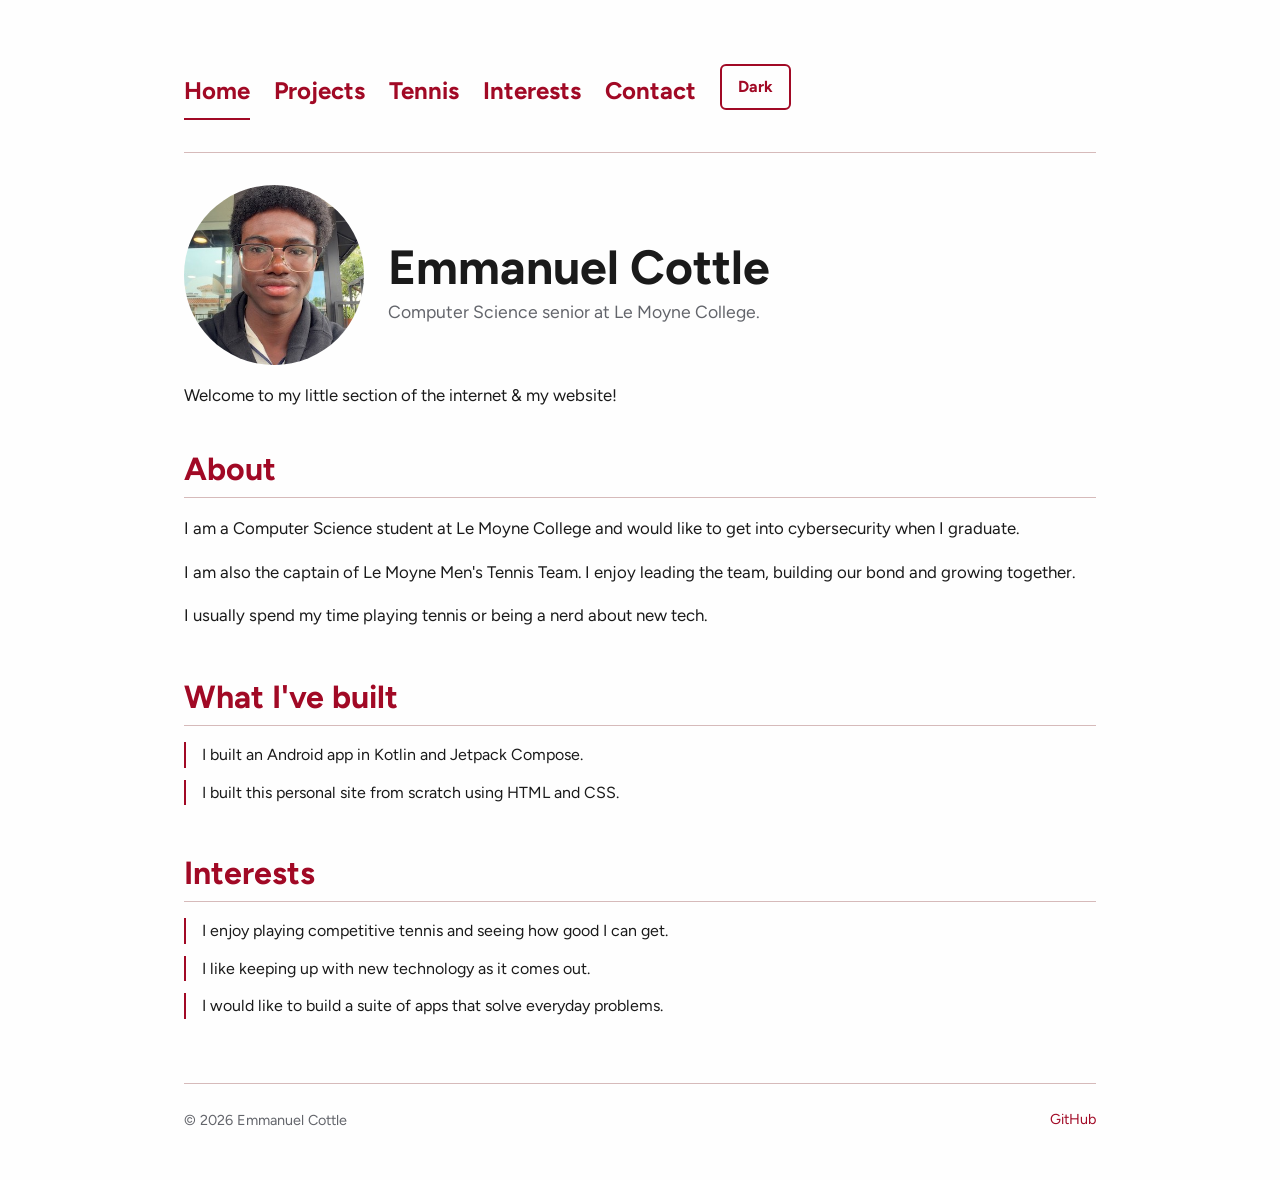
<file: index.html>
<!DOCTYPE html>
<html lang="en">

<head>
    <meta charset="UTF-8">
    <meta name="viewport" content="width=device-width, initial-scale=1.0">
    <title>Emmanuel Cottle</title>
    <!-- Class 12 · Step 1: a typeface I chose -->
    <link rel="preconnect" href="https://fonts.googleapis.com">
    <link rel="preconnect" href="https://fonts.gstatic.com" crossorigin>
    <link href="https://fonts.googleapis.com/css2?family=Figtree:wght@400;700&display=swap" rel="stylesheet">
    <link rel="stylesheet" href="styles.css">
    <!-- Class 15: Step 1: my third file -->
    <script src="script.js" defer></script>


</head>

<body>
    <!-- Class 13 · Step 2: navigation -->
    <nav>
        <ul>
            <li><a href="index.html" class ="current">Home</a></li>
            <li><a href="projects.html">Projects</a></li>
            <li><a href="tennis.html">Tennis</a></li>
            <li><a href="interests.html" >Interests</a></li>
            <!-- Class 16 · Step 1: the contact link -->
            <li><a href="contact.html">Contact</a></li> 
            <!-- Lab 15 · Task 1: the theme button -->
            <li><button id="theme-toggle" type="button">Dark</button></li>
        </ul>
    </nav>
    <!-- Class 11 · Step 2: the page -->
    <!-- Lab 12 · Task 1: group the text so it stacks beside the photo -->
    <header>
        <!-- Class 12 · Step 3: an image -->
        <img src="images/me.jpg" alt="Portrait of Emmanuel Cottle" class="portrait">
        <div>
            <h1>Emmanuel Cottle</h1>
            <p>Computer Science senior at Le Moyne College.</p>
        </div>
    </header>

    <main>
        <p>Welcome to my little section of the internet &amp; my website!</p>

        <section>
            <h2>About</h2>
            <p>I am a Computer Science student at Le Moyne College and would like to get into cybersecurity when I graduate.</p>
            <p>I am also the captain of Le Moyne Men's Tennis Team. I enjoy leading the team, building our bond and growing together.</p>
            <p>I usually spend my time playing tennis or being a nerd about new tech.</p>
           
        </section>

        <section>
            <h2>What I've built</h2>
            <ul>
                <li>I built an Android app in Kotlin and Jetpack Compose.</li>
                <li>I built this personal site from scratch using HTML and CSS.</li>
            </ul>
        </section>

        <!-- Lab 11 · Task 2: a third section -->
        <section>
            <h2>Interests</h2>
            <ul>
                <li>I enjoy playing competitive tennis and seeing how good I can get.</li>
                <li>I like keeping up with new technology as it comes out.</li>
                <li>I would like to build a suite of apps that solve everyday problems.</li>
            </ul>
        </section>
    </main>

    <!-- Lab 12 · Task 3: two things in the footer -->
    <footer>
        <p>&copy; 2026 Emmanuel Cottle</p>
        <!-- Lab 11 · Task 3: a link off my page -->
        <a href="https://github.com/Solarrayplayz" target="_blank" rel="noopener">GitHub</a>
        <!-- Class 15: Step 2: the year, written by Javascript -->
    </footer>
</body> 

</html>
</file>
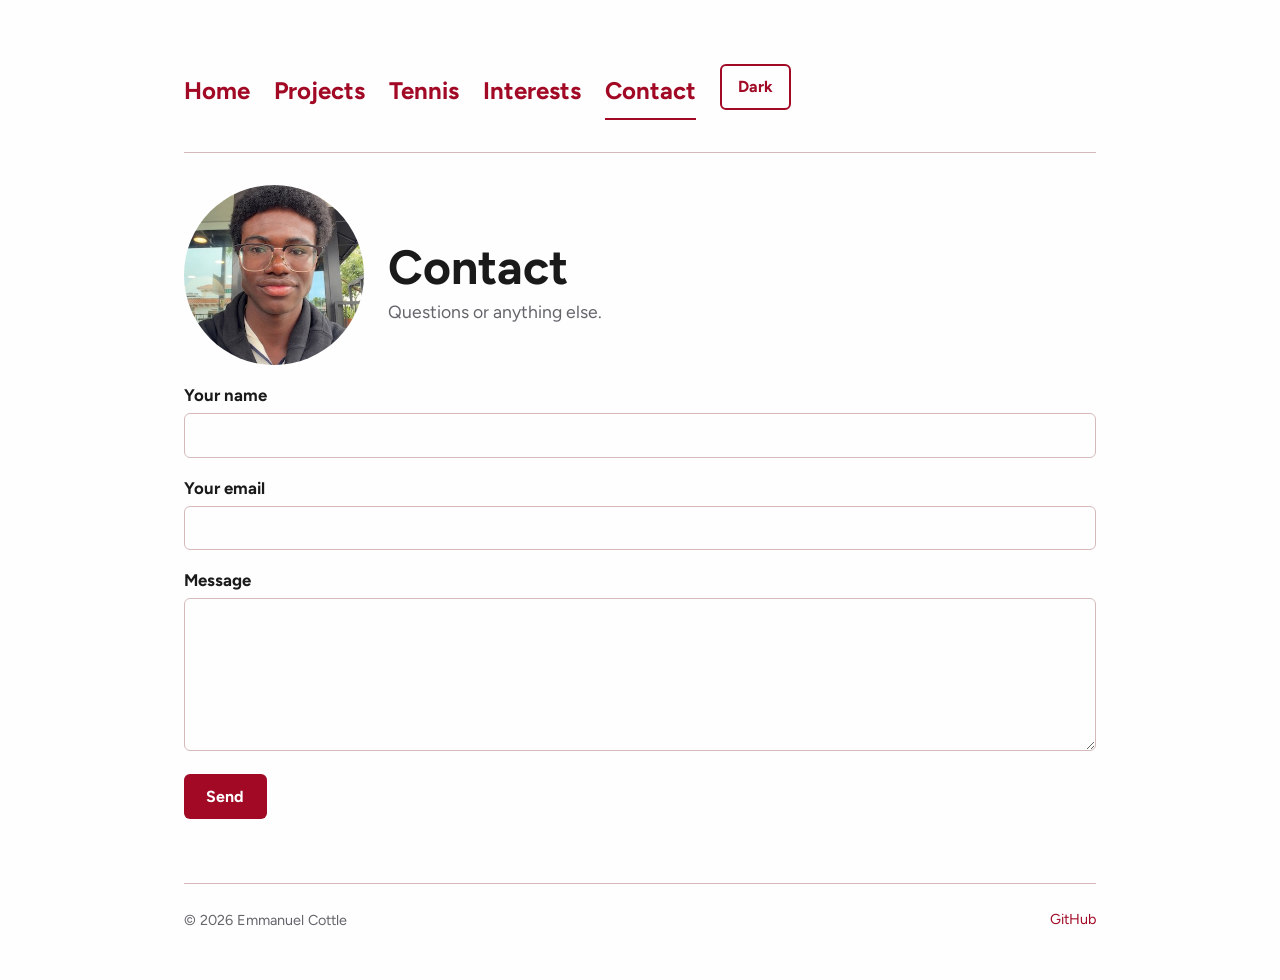
<file: contact.html>
<!DOCTYPE html>
<html lang="en">

<head>
    <meta charset="UTF-8">
    <meta name="viewport" content="width=device-width, initial-scale=1.0">
    <!-- Class 16 · Step 1: my contact page -->
    <title>Contact · Emmanuel Cottle</title>
    <link rel="preconnect" href="https://fonts.googleapis.com">
    <link rel="preconnect" href="https://fonts.gstatic.com" crossorigin>
    <link href="https://fonts.googleapis.com/css2?family=Figtree:wght@400;700&display=swap" rel="stylesheet">
    <link rel="stylesheet" href="styles.css">
    <script src="script.js" defer></script>
</head>

<body>
    <nav>
        <ul>
            <li><a href="index.html">Home</a></li>
            <li><a href="projects.html">Projects</a></li>
            <li><a href="tennis.html">Tennis</a></li>
            <li><a href="interests.html">Interests</a></li>
            <li><a href="contact.html" class="current">Contact</a></li>
            <li><button id="theme-toggle" type="button">Dark</button></li>
        </ul>
    </nav>

    <header>
        <img src="images/me.jpg" alt="Portrait of Emmanuel Cottle" class="portrait">
        <div class="header-text">
            <h1>Contact</h1>
            <p>Questions or anything else.</p>
        </div>
    </header>
    <main>
        <!-- Class 16 · Step 2: a form -->
        <!-- Class 18 Step 1 : Let Netlify handle the submission -->
        <form id="contact-form" name="contact" method="POST" action="/thanks.html" data-netlify="true" netlify-honeypot="bot-field">
            <p class="hidden-field"> 
                <label>Leave this empty: <input name="bot-field" type="text"></label>
            </p>


            <p>
                <label for="name">Your name</label>
                <input id="name" name="name" type="text" required>
            </p>
            <p>
                <label for="email">Your email</label>
                <input id="email" name="email" type="email" required>
            </p>
            <p>
                <label for="message">Message</label>
                <textarea id="message" name="message" rows="5" required></textarea>
            </p>
            <button type="submit">Send</button>
        </form>
        <p id="form-status" role="status"></p>
    </main>

    <footer>
        <p>&copy; <span id="year"></span> Emmanuel Cottle</p>
        <a href="https://github.com/Solarrayplayz" target="_blank" rel="noopener">GitHub</a>
    </footer>
</body>

</html>
</file>
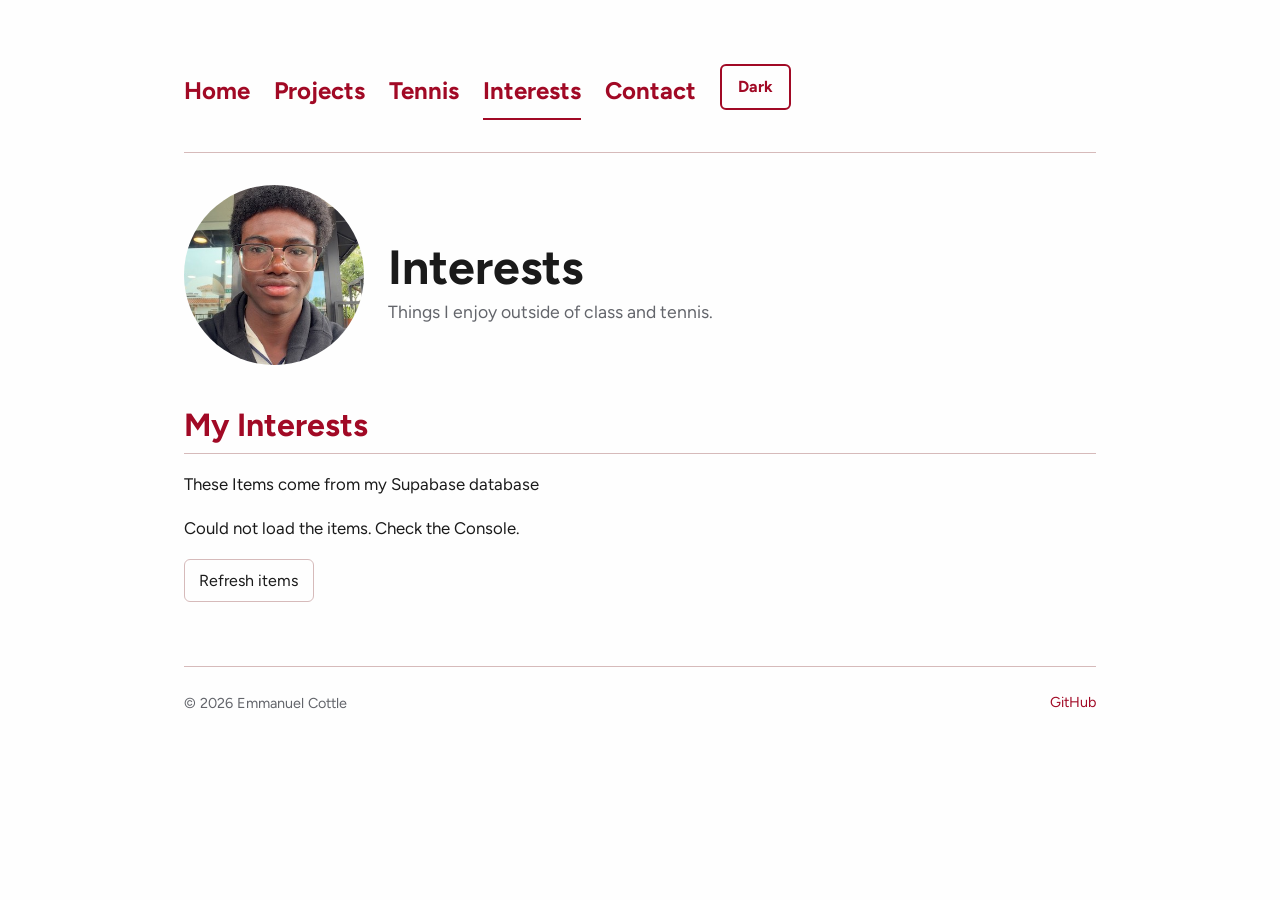
<file: interests.html>
<!DOCTYPE html>
<html lang="en">

<head>
    <meta charset="UTF-8">
    <meta name="viewport" content="width=device-width, initial-scale=1.0">
    
    <!-- Class 13 · Step 1: my second page -->
    <title>Interests · Emmanuel Cottle</title>

    <!-- Class 12 · Step 1: a typeface I chose -->
    <link rel="preconnect" href="https://fonts.googleapis.com">
    <link rel="preconnect" href="https://fonts.gstatic.com" crossorigin>
    <link href="https://fonts.googleapis.com/css2?family=Figtree:wght@400;700&display=swap" rel="stylesheet">
    <link rel="stylesheet" href="styles.css">
    <!-- Lab 15 · Task 1: my third file -->
    <script src="script.js" defer></script>
    <!-- Class 20: Step 2: API connection, then API page -->
    <script src="config.js" defer></script>
    <script src="interests.js" defer></script>
</head>

<body>
    <!-- Class 13 · Step 2: navigation -->
    <nav>
        <ul>
            <li><a href="index.html">Home</a></li>
            <li><a href="projects.html">Projects</a></li>
            <li><a href="tennis.html">Tennis</a></li>
            <li><a href="interests.html" class="current">Interests</a></li>
            <!-- Class 16 · Step 1: the contact link -->
            <li><a href="contact.html">Contact</a></li>
            <!-- Lab 15 · Task 1: the theme button -->
            <li><button id="theme-toggle" type="button">Dark</button></li>
        </ul>
    </nav>
    <!-- Class 11 · Step 2: the page -->
    <!-- Lab 12 · Task 1: group the text so it stacks beside the photo -->
    <header>
        <!-- Class 12 · Step 3: an image -->
        <img src="images/me.jpg" alt="Portrait of Emmanuel Cottle" class="portrait">
        <div class="header-text">
            <h1>Interests</h1>
            <!-- Lab 15 · Task 5: the project count is written by JavaScript -->
            <p>Things I enjoy outside of class and tennis. <span id="project-count" hidden></span></p>
        </div>
    </header>

    <main>
        <!--Class 20: Step 1: add inside the existing <main> on interests.hmtl -->
        <section class="interests-section">
        <h2> My Interests</h2>
        <p> These Items come from my Supabase database </p>
        <p id="showcase-status" role="status"> Waiting to load...</p>
        <p id="showcase-count"></p>
        <!-- Lab 20 · Task 2: ask the API again -->
        <button id="showcase-refresh" type="button">Refresh items</button>
        <div id="showcase-grid" class="showcase-grid"></div>
        </section>
    
    </main>

    <!-- Lab 12 · Task 3: two things in the footer -->
    <footer>
        <!-- Lab 15 · Task 1: the year, written by JavaScript -->
        <p>&copy; <span id="year"></span> Emmanuel Cottle</p>
        <!-- Lab 11 · Task 3: a link off my page -->
        <a href="https://github.com/Solarrayplayz" target="_blank" rel="noopener">GitHub</a>
    </footer>
</body> 

</html>
</file>
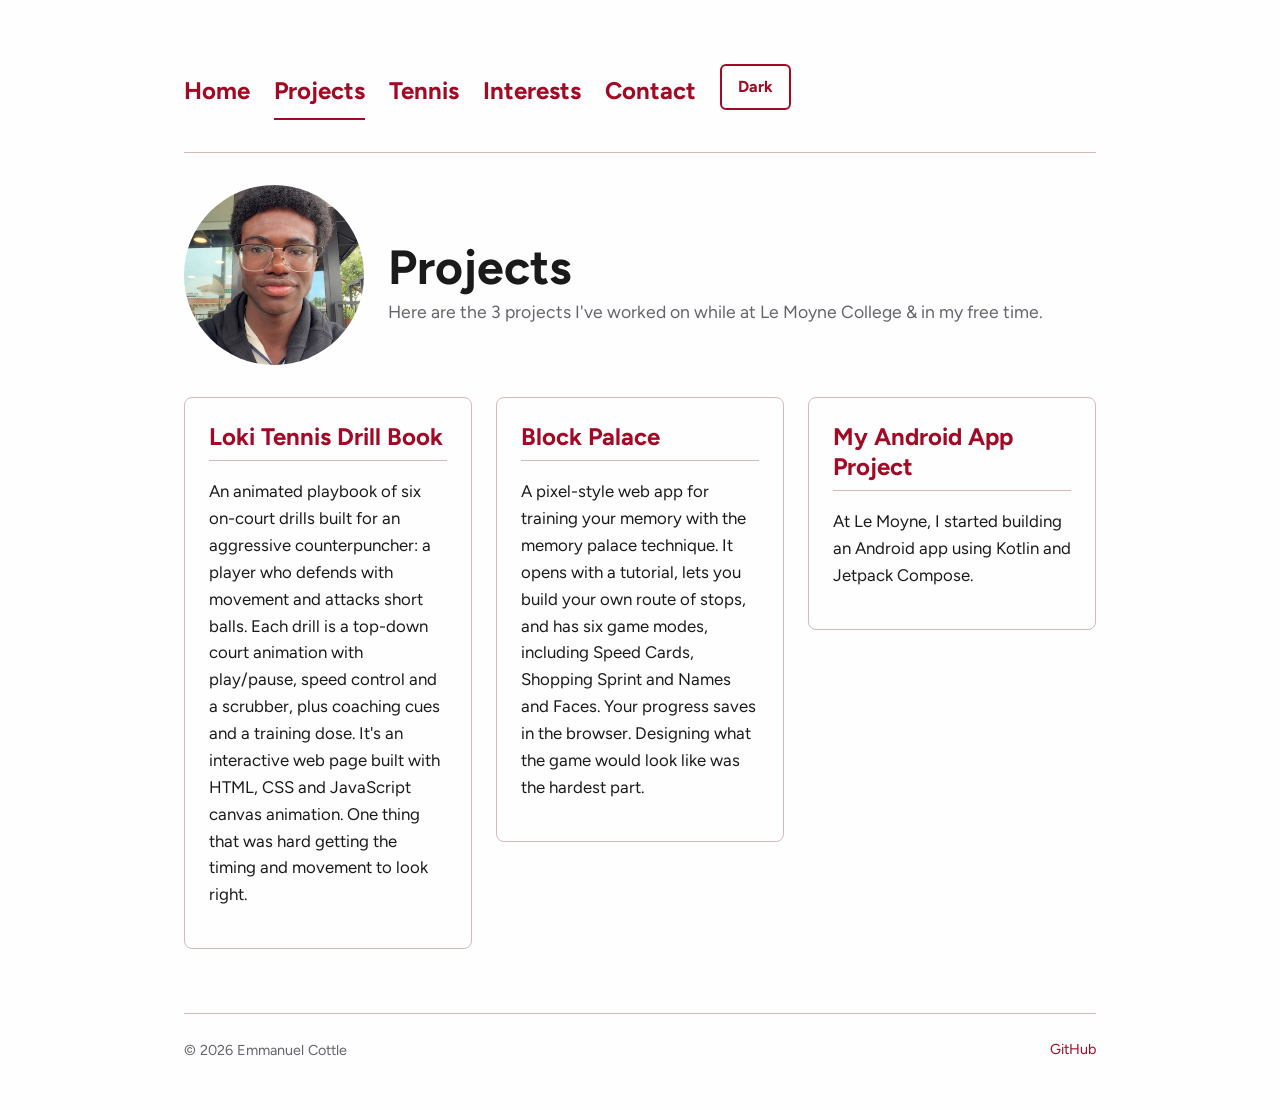
<file: projects.html>
<!DOCTYPE html>
<html lang="en">

<head>
    <meta charset="UTF-8">
    <meta name="viewport" content="width=device-width, initial-scale=1.0">
    
    <!-- Class 13 · Step 1: my second page -->
    <title>Projects · Emmanuel Cottle</title>

    <!-- Class 12 · Step 1: a typeface I chose -->
    <link rel="preconnect" href="https://fonts.googleapis.com">
    <link rel="preconnect" href="https://fonts.gstatic.com" crossorigin>
    <link href="https://fonts.googleapis.com/css2?family=Figtree:wght@400;700&display=swap" rel="stylesheet">
    <link rel="stylesheet" href="styles.css">
    <!-- Lab 15 · Task 1: my third file -->
    <script src="script.js" defer></script>
</head>

<body>
    <!-- Class 13 · Step 2: navigation -->
    <nav>
        <ul>
            <li><a href="index.html">Home</a></li>
            <li><a href="projects.html" class="current">Projects</a></li>
            <li><a href="tennis.html">Tennis</a></li>
            <li><a href="interests.html">Interests</a></li>
            <!-- Class 16 · Step 1: the contact link -->
            <li><a href="contact.html">Contact</a></li>
            <!-- Lab 15 · Task 1: the theme button -->
            <li><button id="theme-toggle" type="button">Dark</button></li>
        </ul>
    </nav>
    <!-- Class 11 · Step 2: the page -->
    <!-- Lab 12 · Task 1: group the text so it stacks beside the photo -->
    <header>
        <!-- Class 12 · Step 3: an image -->
        <img src="images/me.jpg" alt="Portrait of Emmanuel Cottle" class="portrait">
        <div class="header-text">
            <h1>Projects</h1>
            <!-- Lab 15 · Task 5: the project count is written by JavaScript -->
            <p>Here are the <span id="project-count"></span> projects I've worked on while at Le Moyne College &amp; in my free time.</p>
        </div>
    </header>

    <main class="projects-main">
        <!-- Class 14 · Step 1: a row of cards -->
        <div class="cards">
            <section class="card">
                <h2>Loki Tennis Drill Book</h2>
                <p>An animated playbook of six on-court drills built for an aggressive
                   counterpuncher: a player who defends with movement and attacks short balls.
                   Each drill is a top-down court animation with play/pause, speed control and
                   a scrubber, plus coaching cues and a training dose. It's an interactive web
                   page built with HTML, CSS and JavaScript canvas animation.
                   One thing that was hard getting the timing and movement to look right.</p>
            </section>
            <section class="card">
                <h2>Block Palace</h2>
                <p>A pixel-style web app for training your memory with the memory palace
                   technique. It opens with a tutorial, lets you build your own route
                   of stops, and has six game modes, including Speed Cards, Shopping Sprint and
                   Names and Faces. Your progress saves in the browser.
                   Designing what the game would look like was the hardest part.</p>
            </section>
            <section class="card">
                <h2>My Android App Project</h2>
                <p>At Le Moyne, I started building an Android app using Kotlin and Jetpack Compose.</p>
            </section>
        </div>
    </main>

    <!-- Lab 12 · Task 3: two things in the footer -->
    <footer>
        <!-- Lab 15 · Task 1: the year, written by JavaScript -->
        <p>&copy; <span id="year"></span> Emmanuel Cottle</p>
        <!-- Lab 11 · Task 3: a link off my page -->
        <a href="https://github.com/Solarrayplayz" target="_blank" rel="noopener">GitHub</a>
    </footer>
</body> 

</html>
</file>
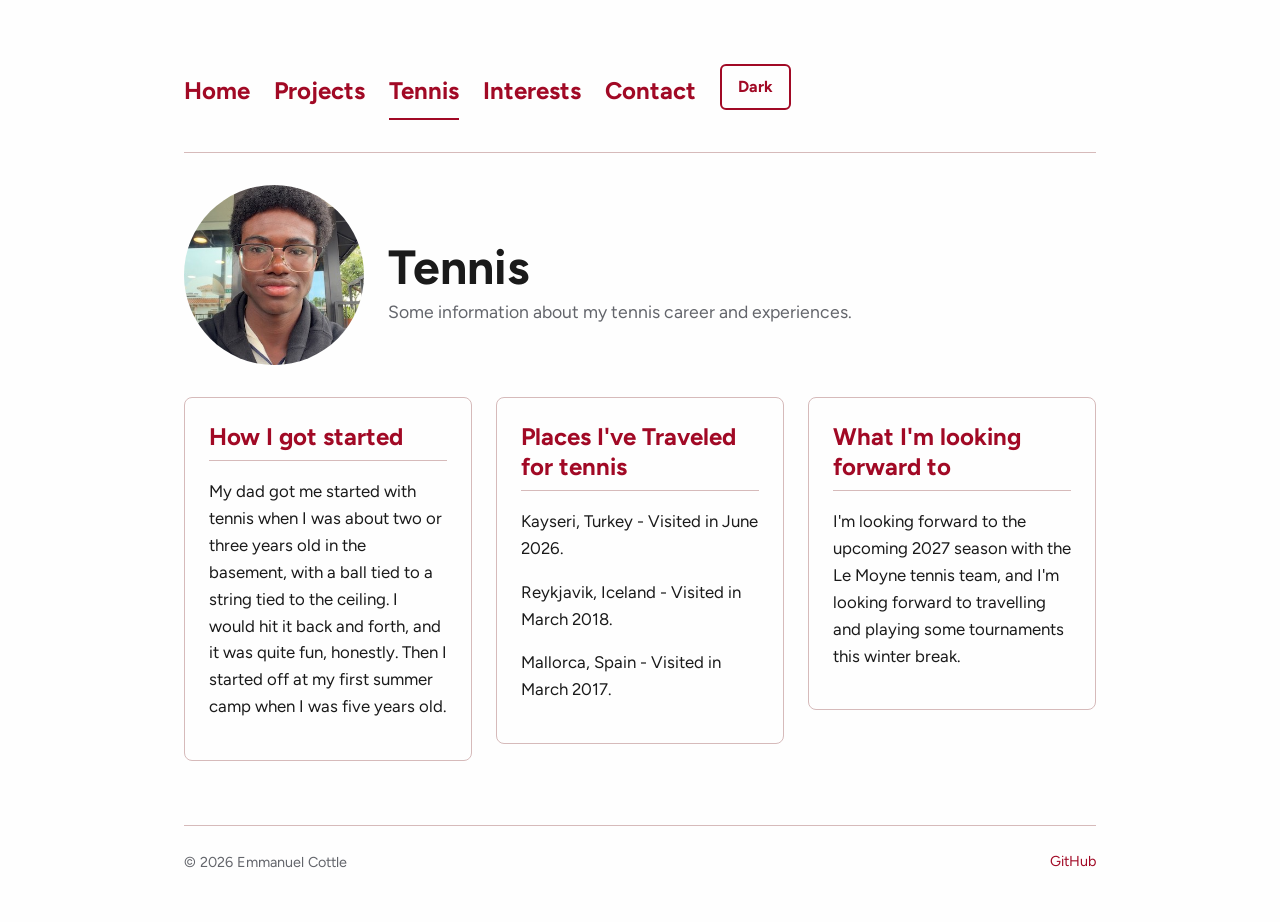
<file: tennis.html>
<!DOCTYPE html>
<html lang="en">

<head>
    <meta charset="UTF-8">
    <meta name="viewport" content="width=device-width, initial-scale=1.0">
    
    <!-- Lab 13 · Task 2: my third page -->
    <title>Tennis · Emmanuel Cottle</title>
    
    <!-- Class 12 · Step 1: a typeface I chose -->
    <link rel="preconnect" href="https://fonts.googleapis.com">
    <link rel="preconnect" href="https://fonts.gstatic.com" crossorigin>
    <link href="https://fonts.googleapis.com/css2?family=Figtree:wght@400;700&display=swap" rel="stylesheet">
    <link rel="stylesheet" href="styles.css">
    <!-- Lab 15 · Task 1: my third file -->
    <script src="script.js" defer></script>
</head>

<body>
    <!-- Class 13 · Step 2: navigation -->
    <nav>
        <ul>
            <li><a href="index.html">Home</a></li>
            <li><a href="projects.html">Projects</a></li> 
            <!-- Lab 13 · Task 3: Adding nav to third page -->
            <li><a href="tennis.html" class="current">Tennis</a></li>
            <li><a href="interests.html">Interests</a></li>
            <!-- Class 16 · Step 1: the contact link -->
            <li><a href="contact.html">Contact</a></li>
            <!-- Lab 15 · Task 1: the theme button -->
            <li><button id="theme-toggle" type="button">Dark</button></li>
        </ul>
    </nav>
    <!-- Class 11 · Step 2: the page -->
    <!-- Lab 12 · Task 1: group the text so it stacks beside the photo -->
    <header>
        <!-- Class 12 · Step 3: an image -->
        <img src="images/me.jpg" alt="Portrait of Emmanuel Cottle" class="portrait">
        <div class="header-text">
            <h1>Tennis</h1>
            <p>Some information about my tennis career and experiences.</p>
        </div>
    </header>

    <main class="tennis-main">
    <!-- Lab 14 · Task 3: cards on my tennis page -->
    <div class="cards">
        <section class="card">
            <h2>How I got started</h2>
            <p>My dad got me started with tennis when I was about two or three years old in the basement, with a ball tied to a string tied to the ceiling. 
                I would hit it back and forth, and it was quite fun, honestly. 
                Then I started off at my first summer camp when I was five years old.</p>
        </section>    
         <section class="card">
            <h2>Places I've Traveled for tennis</h2>
            <p>Kayseri, Turkey - Visited in June 2026. </p>
            <p>Reykjavik, Iceland - Visited in March 2018.</p>
            <p>Mallorca, Spain - Visited in March 2017.</p>
         </section> 
         <section class="card">
            <h2>What I'm looking forward to</h2>
            <p>I'm looking forward to the upcoming 2027 season with the Le Moyne tennis team, 
               and I'm looking forward to travelling and playing some tournaments this winter break.</p>
        </section>
    </div>   
    </main>

    <!-- Lab 12 · Task 3: two things in the footer -->
    <footer>
        <!-- Lab 15 · Task 1: the year, written by JavaScript -->
        <p>&copy; <span id="year"></span> Emmanuel Cottle</p>
        <!-- Lab 11 · Task 3: a link off my page -->
        <a href="https://github.com/Solarrayplayz" target="_blank" rel="noopener">GitHub</a>
    </footer>
</body> 

</html>
</file>
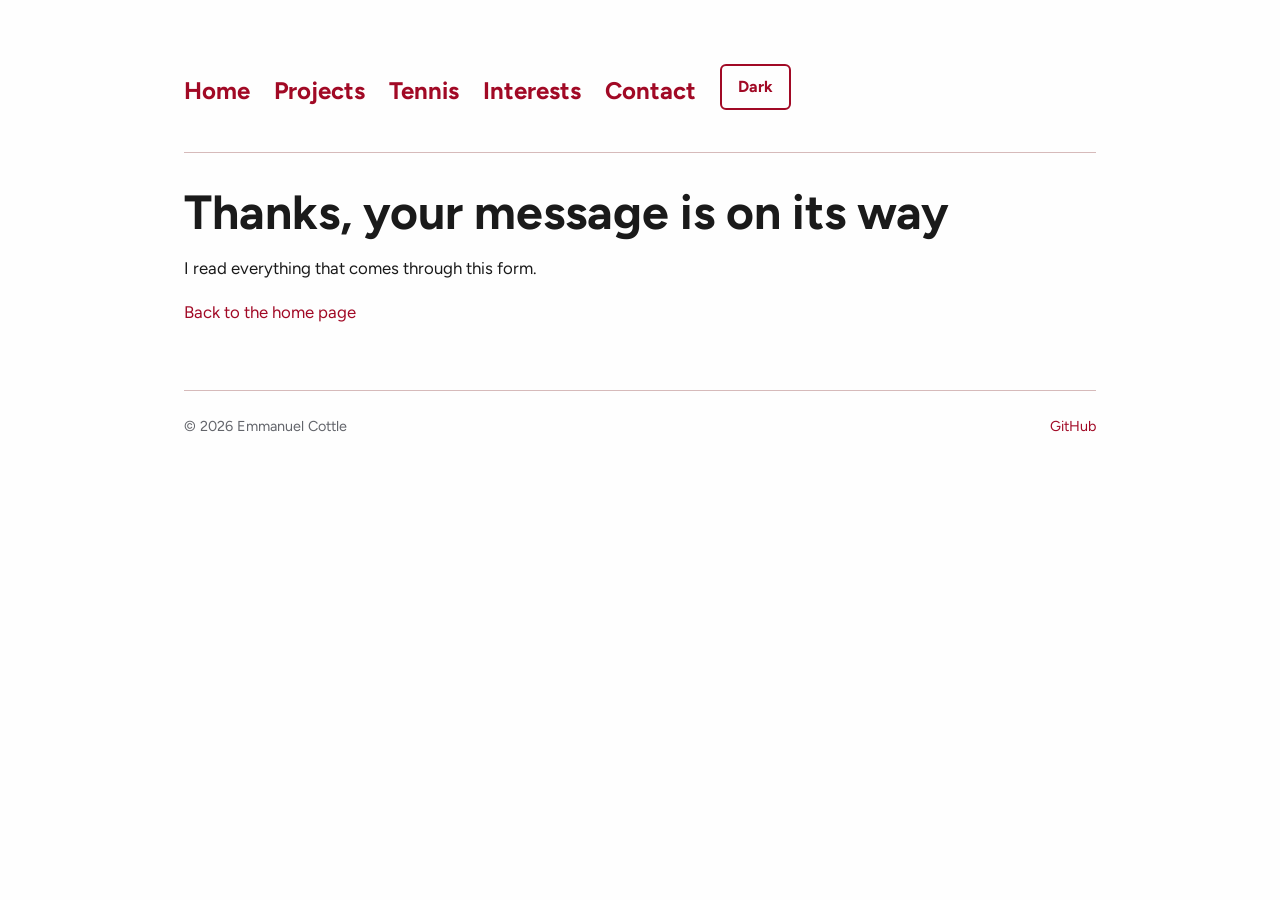
<file: thanks.html>
<!DOCTYPE html>
<html lang="en">

<head>
    <meta charset="UTF-8">
    <meta name="viewport" content="width=device-width, initial-scale=1.0">

    <!-- Lab 18: Task 2: thanks page -->
    <title>Thanks · Emmanuel Cottle</title>

    <link rel="preconnect" href="https://fonts.googleapis.com">
    <link rel="preconnect" href="https://fonts.gstatic.com" crossorigin>
    <link href="https://fonts.googleapis.com/css2?family=Figtree:wght@400;700&display=swap" rel="stylesheet">
    <link rel="stylesheet" href="/styles.css">
    <script src="/script.js" defer></script>
</head>

<body>
    <nav>
        <ul>
            <li><a href="/index.html">Home</a></li>
            <li><a href="/projects.html">Projects</a></li>
            <li><a href="/tennis.html">Tennis</a></li>
            <li><a href="/interests.html">Interests</a></li>
            <li><a href="/contact.html">Contact</a></li>
            <li><button id="theme-toggle" type="button">Dark</button></li>
        </ul>
    </nav>

    <!-- Lab 18: Task 2: where the form lands -->
    <main>
        <h1>Thanks, your message is on its way</h1>
        <p>I read everything that comes through this form.</p>
        <p><a href="/index.html">Back to the home page</a></p>
    </main>

    <footer>
        <p>&copy; <span id="year"></span> Emmanuel Cottle</p>
        <a href="https://github.com/Solarrayplayz" target="_blank" rel="noopener">GitHub</a>
    </footer>
</body>

</html>
</file>
<file: styles.css>
/* Class 16 · Step 3: padding counts inside the width */
* {
    box-sizing: border-box;
}

/* Class 11 · Step 4: the basics */
:root {
    --text: #1a1a1a;
    --text-muted: #63656b;
    --accent: #a10925;
/* <!-- Lab 17 · Task 3: something I can see -->. Blinding users who visit my page for the love of the game */
    --background: #fefefe;
    --border: #d6baba;
} 

body {
    font-family: "Figtree", system-ui, -apple-system, "Segoe UI", sans-serif;
    color: var(--text);
    background: var(--background);
    line-height: 1.6;
    max-width: 42rem;
    margin: 0 auto;
    padding: 3rem 1.5rem;
}

/* Lab 12 · Task 1: header side by side */
/* Lab 12 · Task 4: let the header stack when there isn't room */
header {    
    display: flex;
    align-items: center;
    gap: 1.5rem;
    flex-wrap: wrap;
}

h1 {
    font-size: 3rem; /* Class 12 · Step 2: my own scale */
    line-height: 1.1;
    margin-bottom: 0.25rem;
}

header p {
    color: var(--text-muted);
    font-size: 1.1rem;
    margin-top: 0;
}

h2 {
    font-size: 2rem;
    line-height: 1.25;
    color: var(--accent);
    margin-top: 2.5rem;
    margin-bottom: 1rem;
    border-bottom: 1px solid var(--border);
    padding-bottom: 0.5rem;
}

p {
    font-size: 1.05rem;
    margin-bottom: 1rem;
}

footer p {
    margin: 0;
    font-size: inherit;
}

/* Lab 11 · Task 4: links */
a {
    color: var(--accent);
    text-decoration: none;
    border-bottom: 1px solid transparent;
}

a:hover { border-bottom-color: var(--accent); }

.portrait {
    width: 180px;
    height: 180px;
    object-fit: cover;
    border-radius: 50%;
}

/* Class 12 · Step 4: spacing on purpose */
section { margin-bottom: 3rem; }

/* Lab 12 · Task 2: list without bullets */
ul {
    list-style: none;
    padding-left: 0;
}

li {
    margin-bottom: 0.75rem;
    padding-left: 1rem;
    border-left: 2px solid var(--accent);
}

/* Class 13 · Step 3: the nav bar */
/* Lab 14 · Task 5: bigger tap targets for the nav */

nav a {
    display: inline-block;
    font-size: 1.5rem;
    text-decoration: none;
    font-weight: 700;
    padding: 0.5rem 0; 
    border-bottom: 2px solid transparent;
}

nav a:hover {
    border-bottom-color: var(--accent);
}

/* Lab 13 · Task 1: which page am I on */
nav a.current {
    border-bottom-color: var(--accent);
    color: var(--accent);
}

/* Class 13 · Step 3: nav as a row */
/* Lab 14 · Task 1: the nav stacks on narrow screens */
nav ul {
    display: flex;
    flex-direction: column;
    gap: 0.5rem;
    list-style: none;
    padding-left: 0;
    margin-bottom: 0;
}

@media (min-width: 40rem) {
    nav ul {
        flex-direction: row;
        gap: 1.5rem;
    }
}

@media (min-width: 40rem) {
    nav ul {
        flex-direction: row;
        gap: 1.5rem;
    }
}

nav li {
    margin-bottom: 0;
    padding-left: 0;
    border-left: none;
}

/* Lab 13 · Task 4: separate the bar from the header */

nav {
    margin-bottom: 1rem;
    border-bottom: 1px solid var(--border);
    padding-bottom: 1rem;
}

/* Lab 14 · Task 5: less space under the nav on phones */
@media (min-width: 40rem) {
    nav {
        margin-bottom: 2rem;
        padding-bottom: 2rem;
    }
}

/* Lab 13 · Task 5: keyboard focus outline */
nav a:focus-visible {
       outline: 2px solid var(--accent);
       outline-offset: 4px;
   }


/* Class 14 · Step 3: stack by default */
.cards {
    display: flex;
    flex-direction: column;
    gap: 1.5rem;
    justify-content: space-between;
    align-items: flex-start;

    
}

.card {
    flex: 1;
    padding: 1.5rem;
    border: 1px solid var(--border);
    border-radius: 8px;
    margin-bottom: 0;
}

.card h2 {
    margin-top: 0;
    font-size: 1.5rem;
}

/* Class 14 · Step 3: a row when there's room */
@media (min-width: 40rem) {
    .cards {
        flex-direction: row;
    }
}

/* Lab 12 · Task 3: footer */
/* Lab 14 · Task 4: footer stacks on narrow screens */
footer {
    margin-top: 4rem;
    color: var(--text-muted);
    font-size: 0.9rem;
    border-top: 1px solid var(--border);
    padding-top: 1.5rem;
    display: flex;
    flex-direction: column;
    gap: 0.5rem;
    align-items: center;
}

@media (min-width: 40rem) {
    footer {
        flex-direction: row;
        justify-content: space-between;
    }
}

/* Lab 14 · extra: space between the header photo and the cards (tennis and projects pages) */
.tennis-main,
.projects-main {
    margin-top: 2rem;
}

/* Lab 14 · Task 6: second breakpoint, widen the page on big monitors */
@media (min-width: 64rem) {
    body {
        max-width: 60rem;
    }
}

body.dark {
    --text: white;
    --text-muted: silver;
    --accent: skyblue;
    --background: rgb(0, 0, 0);
    --border: dimgray;
}

/* Class 16 · Step 3: the form */
form label { display: block; font-weight: 700; margin-bottom: 0.25rem; }
form input, form textarea {
    font: inherit; width: 100%; padding: 0.5rem;
    border: 1px solid var(--border); border-radius: 6px;
    background: var(--background); color: var(--text);
}
form input:focus, form textarea:focus { outline: 2px solid var(--accent); outline-offset: 1px; }
form button {
    font: inherit; font-weight: 700; color: var(--background);
    background: var(--accent); border: none; border-radius: 6px;
    padding: 0.6rem 1.4rem; cursor: pointer;
}
#form-status { font-weight: 700; color: var(--accent); }

/* Lab 16 · Task 1: the error state */
#form-status.error { color: var(--error); }

/* Lab 16 · Task 3: theme button matches the nav and is easy to tap */
nav button {
    font: inherit;
    font-weight: 700;
    color: var(--accent);
    background: transparent;
    border: 2px solid var(--accent);
    border-radius: 6px;
    padding: 0.5rem 1rem;
    min-height: 44px;
    cursor: pointer;
}

/* Lab 16 · Task 3: Send button is at least 44px tall */
form button {
    min-height: 44px;
}

/* Class 18: Step 2: the honeypot, hidden from peopple */
.hidden-field { 
    display: none;
}

/* Lab 20 · Task 3: pictures and card spacing */
.showcase-card { overflow: hidden; padding: 0; }
.showcase-photo { display: block; width: 100%; aspect-ratio: 16 / 10; object-fit: cover; }
.showcase-body { padding: 1rem; }
#showcase-refresh { font: inherit; padding: .5rem .9rem; border-radius: 6px;
  cursor: pointer; border: 1px solid var(--border, lightgray);
  color: var(--text, black); background: var(--background, white); }
#showcase-refresh:focus-visible { outline: 2px solid var(--accent, royalblue); }
</file>
